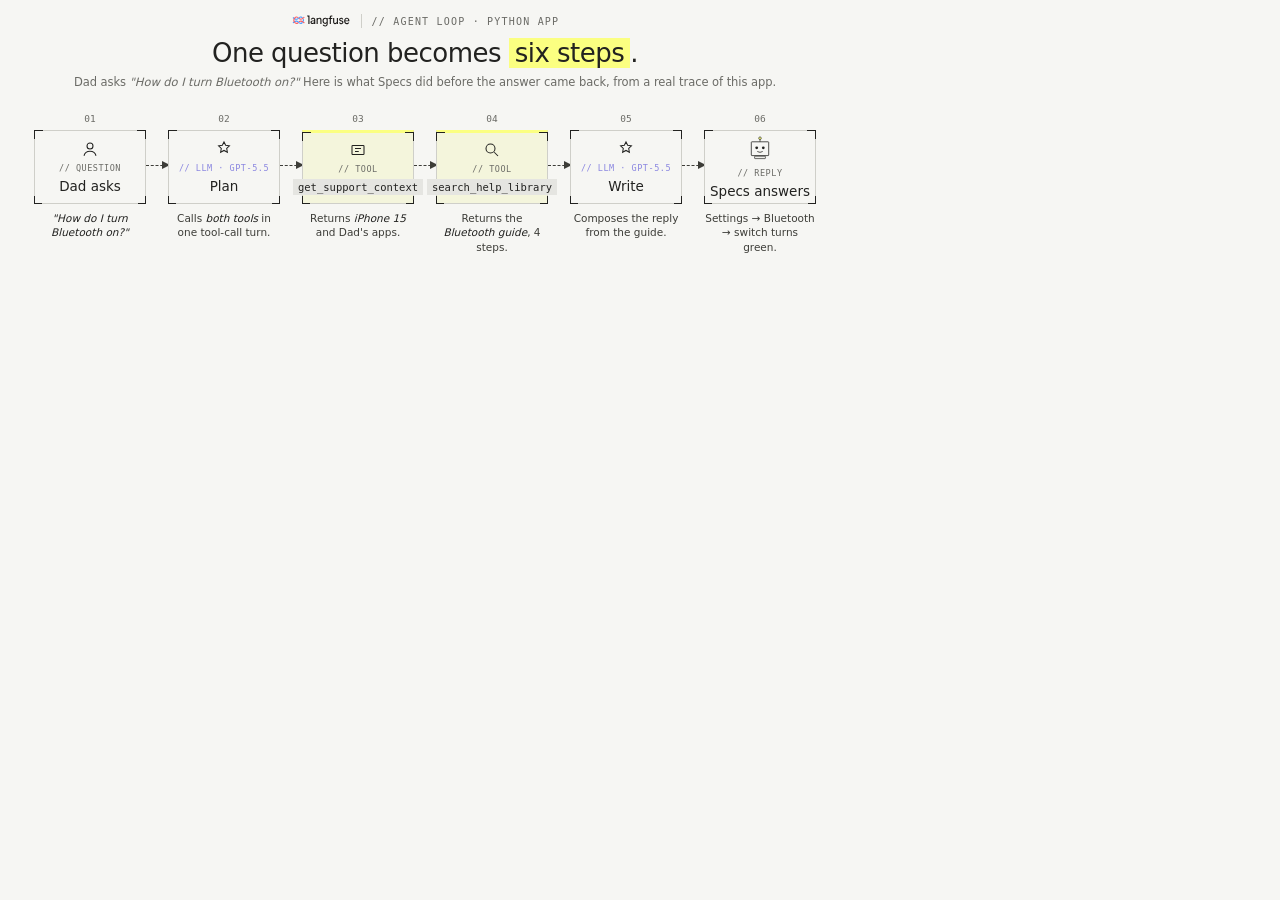
<file: docs/images/source/process_illustration.html>
<!doctype html><html><head><meta charset="utf-8"><link rel="stylesheet" href="_base.css">
<style>
body { width: 850px; height: 267px; padding: 14px 14px 0; }
h1 { font-size: 26px; margin-top: 10px; }
.sub { font-size: 11.5px; margin-top: 6px; }
.row { display:flex; align-items:flex-start; justify-content:center; margin-top: 22px; }
.step { width: 112px; text-align:center; }
.num { font-family: var(--font-mono); font-size: 9.5px; color: var(--text-tertiary); margin-bottom: 6px; }
.step .box { height: 74px; display:flex; flex-direction:column; align-items:center; justify-content:center; gap:5px; padding: 6px 4px; }
.title { font-size: 13.5px; }
.cap { font-size: 10.5px; color: var(--text-secondary); margin-top: 7px; line-height: 1.35; }
.cap i { color: var(--text-primary); }
.gap { width: 22px; margin-top: 52px; }
svg.i { width: 18px; height: 18px; }
.step .kicker { font-size: 8.5px; letter-spacing: .06em; }
</style></head><body>
<div class="brand"><img src="../../../app/static/assets/langfuse-wordart.svg"><span class="sep"></span><span>// Agent loop · Python app</span></div>
<h1>One question becomes <span class="hl">six steps</span>.</h1>
<p class="sub">Dad asks <i>"How do I turn Bluetooth on?"</i> Here is what Specs did before the answer came back, from a real trace of this app.</p>
<div class="row">
 <div class="step"><div class="num">01</div><div class="box"><span class="c1"></span><span class="c2"></span>
   <svg class="i" viewBox="0 0 24 24" fill="none" stroke="#222220" stroke-width="1.4"><circle cx="12" cy="8" r="4"/><path d="M4 21c1-4 4-6 8-6s7 2 8 6"/></svg>
   <span class="kicker">// Question</span><span class="title">Dad asks</span></div>
   <div class="cap"><i>"How do I turn Bluetooth on?"</i></div></div>
 <div class="gap arrow"></div>
 <div class="step"><div class="num">02</div><div class="box"><span class="c1"></span><span class="c2"></span>
   <svg class="i" viewBox="0 0 24 24" fill="none" stroke="#222220" stroke-width="1.4"><path d="M12 2.5l2.2 4.6 5 .7-3.6 3.5.9 5-4.5-2.4-4.5 2.4.9-5L4.8 7.8l5-.7z"/></svg>
   <span class="kicker llm">// LLM · gpt-5.5</span><span class="title">Plan</span></div>
   <div class="cap">Calls <i>both tools</i> in one tool-call turn.</div></div>
 <div class="gap arrow"></div>
 <div class="step"><div class="num">03</div><div class="box tool"><span class="c1"></span><span class="c2"></span>
   <svg class="i" viewBox="0 0 24 24" fill="none" stroke="#222220" stroke-width="1.4"><rect x="4" y="6" width="16" height="12" rx="1"/><path d="M8 10h8M8 14h5"/></svg>
   <span class="kicker">// Tool</span><span class="code">get_support_context</span></div>
   <div class="cap">Returns <i>iPhone 15</i> and Dad's apps.</div></div>
 <div class="gap arrow"></div>
 <div class="step"><div class="num">04</div><div class="box tool"><span class="c1"></span><span class="c2"></span>
   <svg class="i" viewBox="0 0 24 24" fill="none" stroke="#222220" stroke-width="1.4"><circle cx="10" cy="10" r="6"/><path d="M15 15l5 5"/></svg>
   <span class="kicker">// Tool</span><span class="code">search_help_library</span></div>
   <div class="cap">Returns the <i>Bluetooth guide</i>, 4 steps.</div></div>
 <div class="gap arrow"></div>
 <div class="step"><div class="num">05</div><div class="box"><span class="c1"></span><span class="c2"></span>
   <svg class="i" viewBox="0 0 24 24" fill="none" stroke="#222220" stroke-width="1.4"><path d="M12 2.5l2.2 4.6 5 .7-3.6 3.5.9 5-4.5-2.4-4.5 2.4.9-5L4.8 7.8l5-.7z"/></svg>
   <span class="kicker llm">// LLM · gpt-5.5</span><span class="title">Write</span></div>
   <div class="cap">Composes the reply from the guide.</div></div>
 <div class="gap arrow"></div>
 <div class="step"><div class="num">06</div><div class="box"><span class="c1"></span><span class="c2"></span>
   <svg viewBox="0 0 80 92" style="width:24px;height:28px;flex-shrink:0" xmlns="http://www.w3.org/2000/svg"><line x1="40" y1="22" x2="40" y2="12" stroke="#222220" stroke-width="2.4" stroke-linecap="round"/><circle cx="40" cy="10" r="4.4" fill="#fbff81" stroke="#222220" stroke-width="2"/><rect x="11" y="22" width="58" height="46" rx="2" fill="#f6f6f3" stroke="#222220" stroke-width="2.6"/><circle cx="29" cy="42" r="4.6" fill="#222220"/><circle cx="51" cy="42" r="4.6" fill="#222220"/><path d="M32 55 Q40 60 48 55" stroke="#222220" stroke-width="2.6" fill="none" stroke-linecap="round"/><rect x="22" y="70" width="36" height="8" rx="1.5" fill="#edede8" stroke="#222220" stroke-width="2.2"/></svg>
   <span class="kicker">// Reply</span><span class="title">Specs answers</span></div>
   <div class="cap">Settings → Bluetooth → switch turns green.</div></div>
</div>
</body></html>
</file>
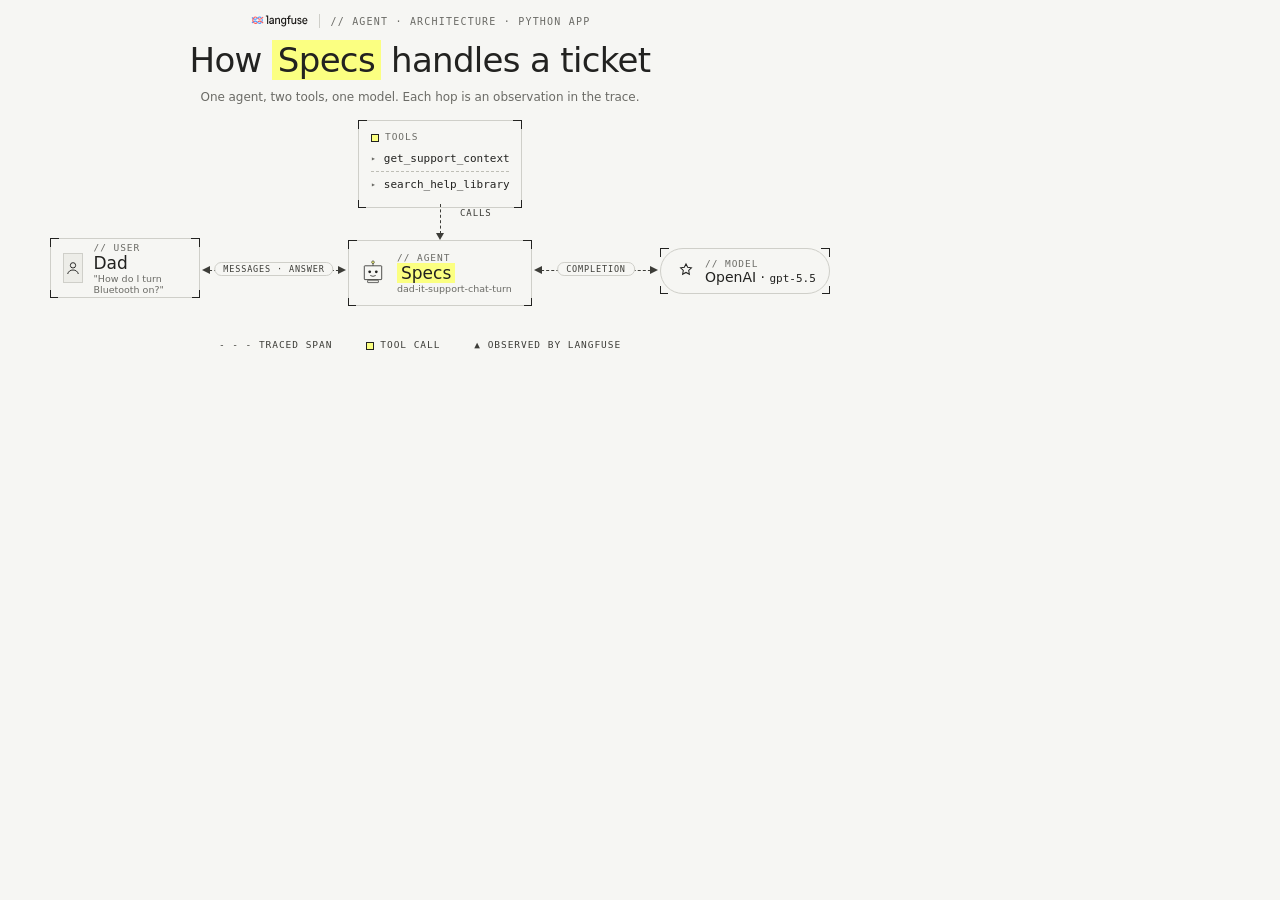
<file: docs/images/source/specs_illustration.html>
<!doctype html><html><head><meta charset="utf-8"><link rel="stylesheet" href="_base.css">
<style>
body { width: 840px; height: 366px; padding: 14px 20px 0; }
h1 { font-size: 34px; margin-top: 12px; }
.sub { font-size: 12px; margin-top: 8px; }
.stage { position: relative; height: 230px; margin-top: 14px; }
.tools { position:absolute; left: 338px; top: 0; width: 164px; padding: 10px 12px; }
.tools .row { display:flex; align-items:center; gap:8px; font-family: var(--font-mono); font-size: 11px; padding: 6px 0; }
.tools .row + .row { border-top: 1px dashed var(--line-divider-dash); }
.tools .row::before { content:"▸"; color: var(--text-tertiary); font-size:8px; }
.sq { display:inline-block; width:8px; height:8px; border:1.5px solid var(--text-primary); background: var(--surface-cta-primary); vertical-align: middle; margin-right: 6px; }
.calls { position:absolute; left: 400px; top: 92px; font-family: var(--font-mono); font-size: 9px; letter-spacing: .1em; color: var(--text-secondary); text-align:center; width: 40px; }
.vline { position:absolute; left: 420px; top: 84px; height: 30px; border-left: 1.5px dashed var(--text-secondary); }
.vline::after { content:""; position:absolute; left:-5.5px; bottom:-6px; border-top: 7px solid var(--text-secondary); border-left: 4.5px solid transparent; border-right: 4.5px solid transparent; }
.user { position:absolute; left: 30px; top: 118px; width: 150px; height: 60px; display:flex; align-items:center; gap: 10px; padding: 0 12px; }
.av { width: 30px; height: 30px; border:1px solid var(--line-structure); background: var(--surface-1); display:flex; align-items:center; justify-content:center; }
.agent { position:absolute; left: 328px; top: 120px; width: 184px; height: 66px; display:flex; align-items:center; gap: 12px; padding: 0 12px; }
.model { position:absolute; left: 640px; top: 128px; width: 170px; white-space: nowrap; height: 46px; border-radius: 23px; display:flex; align-items:center; gap: 10px; padding: 0 16px; }
.big { font-size: 17px; }
.small { font-size: 9.5px; color: var(--text-tertiary); }
.link { position:absolute; top: 150px; border-top: 1.5px dashed var(--text-secondary); }
.link::before, .link::after { content:""; position:absolute; top:-5.5px; border-top: 4.5px solid transparent; border-bottom: 4.5px solid transparent; }
.link::before { left:-2px; border-right: 8px solid var(--text-secondary); }
.link::after { right:-2px; border-left: 8px solid var(--text-secondary); }
.pill { position:absolute; top: -9px; left: 50%; transform: translateX(-50%); background: var(--surface-bg); border:1px solid var(--line-structure); border-radius: 9px; padding: 1px 8px; font-family: var(--font-mono); font-size: 8.5px; letter-spacing:.1em; white-space:nowrap; color: var(--text-secondary); }
.legend { position:absolute; left:0; right:0; bottom: 0; }
</style></head><body>
<div class="brand"><img src="../../../app/static/assets/langfuse-wordart.svg"><span class="sep"></span><span>// Agent · Architecture · Python app</span></div>
<h1>How <span class="hl">Specs</span> handles a ticket</h1>
<p class="sub">One agent, two tools, one model. Each hop is an observation in the trace.</p>
<div class="stage">
  <div class="box tools"><span class="c1"></span><span class="c2"></span>
    <div class="kicker" style="margin-bottom:4px"><span class="sq"></span>Tools</div>
    <div class="row">get_support_context</div><div class="row">search_help_library</div></div>
  <div class="vline"></div><div class="calls" style="top:88px;left:440px;text-align:left">CALLS</div>
  <div class="box user"><span class="c1"></span><span class="c2"></span>
    <div class="av"><svg width="16" height="16" viewBox="0 0 24 24" fill="none" stroke="#222220" stroke-width="1.4"><circle cx="12" cy="8" r="4"/><path d="M4 21c1-4 4-6 8-6s7 2 8 6"/></svg></div>
    <div><div class="kicker">// User</div><div class="big">Dad</div><div class="small">"How do I turn Bluetooth on?"</div></div></div>
  <div class="link" style="left: 184px; width: 140px;"><span class="pill">MESSAGES · ANSWER</span></div>
  <div class="box agent"><span class="c1"></span><span class="c2"></span>
    <svg viewBox="0 0 80 92" style="width:24px;height:28px;flex-shrink:0" xmlns="http://www.w3.org/2000/svg"><line x1="40" y1="22" x2="40" y2="12" stroke="#222220" stroke-width="2.4" stroke-linecap="round"/><circle cx="40" cy="10" r="4.4" fill="#fbff81" stroke="#222220" stroke-width="2"/><rect x="11" y="22" width="58" height="46" rx="2" fill="#f6f6f3" stroke="#222220" stroke-width="2.6"/><circle cx="29" cy="42" r="4.6" fill="#222220"/><circle cx="51" cy="42" r="4.6" fill="#222220"/><path d="M32 55 Q40 60 48 55" stroke="#222220" stroke-width="2.6" fill="none" stroke-linecap="round"/><rect x="22" y="70" width="36" height="8" rx="1.5" fill="#edede8" stroke="#222220" stroke-width="2.2"/></svg>
    <div><div class="kicker">// Agent</div><div class="big"><span class="hl" style="padding:0 4px">Specs</span></div><div class="small">dad-it-support-chat-turn</div></div></div>
  <div class="link" style="left: 516px; width: 120px;"><span class="pill">COMPLETION</span></div>
  <div class="box model"><span class="c1"></span><span class="c2"></span>
    <svg width="18" height="18" viewBox="0 0 24 24" fill="none" stroke="#222220" stroke-width="1.4"><path d="M12 2.5l2.2 4.6 5 .7-3.6 3.5.9 5-4.5-2.4-4.5 2.4.9-5L4.8 7.8l5-.7z"/></svg>
    <div><div class="kicker">// Model</div><div class="big" style="font-size:14px">OpenAI · <span class="mono" style="font-size:11px">gpt-5.5</span></div></div></div>
  <div class="legend"><span>- - - traced span</span><span><span class="sq"></span>tool call</span><span>▲ observed by Langfuse</span></div>
</div>
</body></html>
</file>
<file: docs/images/source/_base.css>
@import url("../../../app/static/colors.css");
* { box-sizing: border-box; margin: 0; }
body { background: var(--surface-bg); color: var(--text-primary); font-family: var(--font-sans); }
.brand { display:flex; align-items:center; justify-content:center; gap:10px; font-family: var(--font-mono); font-size:10px; letter-spacing:.12em; color: var(--text-tertiary); text-transform: uppercase; }
.brand img { height: 14px; }
.brand .sep { width:1px; height:14px; background: var(--line-structure); }
h1 { font-family: var(--font-sans); font-weight: 500; text-align:center; letter-spacing:-0.02em; }
.hl { background: var(--surface-cta-primary); padding: 0 6px; }
.sub { text-align:center; color: var(--text-tertiary); }
.box { position: relative; border: 1px solid var(--line-structure); background: var(--surface-bg); }
.box::before, .box::after, .box > .c1, .box > .c2 { content:""; position:absolute; width:8px; height:8px; border-color: var(--text-primary); border-style: solid; }
.box::before { top:-1px; left:-1px; border-width: 1.5px 0 0 1.5px; }
.box::after { top:-1px; right:-1px; border-width: 1.5px 1.5px 0 0; }
.box > .c1 { bottom:-1px; left:-1px; border-width: 0 0 1.5px 1.5px; }
.box > .c2 { bottom:-1px; right:-1px; border-width: 0 1.5px 1.5px 0; }
.box.tool { background: #f4f5dc; }
.box.tool::selection {}
.box.tool { border-top: 3px solid var(--surface-cta-primary); }
.kicker { font-family: var(--font-mono); font-size: 9.5px; letter-spacing: .1em; text-transform: uppercase; color: var(--text-tertiary); }
.kicker.llm { color: #8a86e0; }
.mono { font-family: var(--font-mono); }
.code { font-family: var(--font-mono); font-size: 10.5px; background: var(--surface-2); padding: 2px 5px; }
.arrow { border-top: 1.5px dashed var(--text-secondary); position: relative; }
.arrow::after { content:""; position:absolute; right:-2px; top:-5.5px; border-left: 8px solid var(--text-secondary); border-top: 4.5px solid transparent; border-bottom: 4.5px solid transparent; }
.legend { display:flex; gap:34px; justify-content:center; font-family: var(--font-mono); font-size: 9.5px; letter-spacing:.1em; text-transform: uppercase; color: var(--text-secondary); }

.kicker { white-space: nowrap; }
svg { flex-shrink: 0; }
</file>
